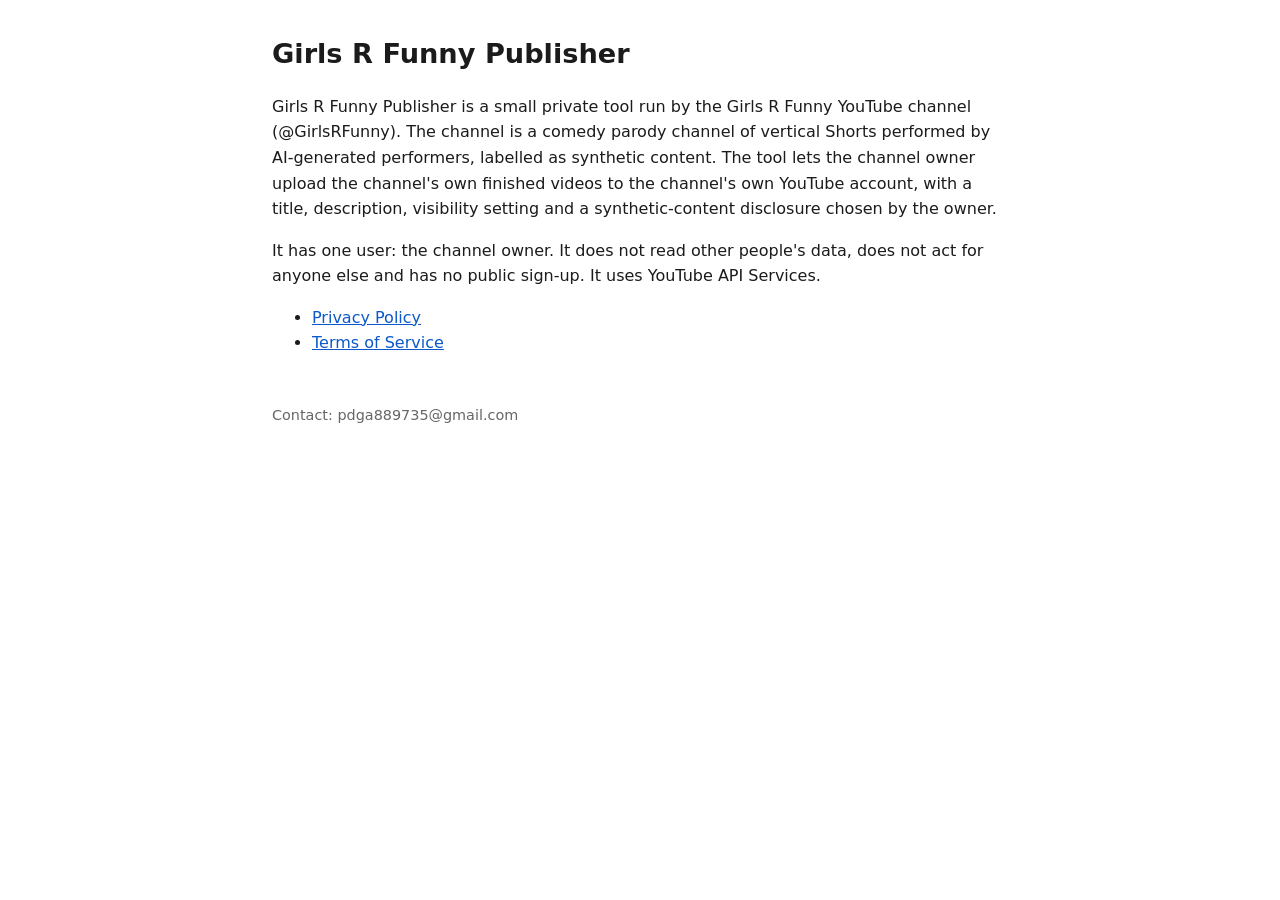
<file: index.html>
<!doctype html><html lang="en"><head><meta charset="utf-8"><meta name="viewport" content="width=device-width,initial-scale=1"><title>Girls R Funny Publisher</title><link rel="stylesheet" href="site-style.css"></head><body>
<h1>Girls R Funny Publisher</h1>
<p>Girls R Funny Publisher is a small private tool run by the Girls R Funny YouTube channel (@GirlsRFunny). The channel is a comedy parody channel of vertical Shorts performed by AI-generated performers, labelled as synthetic content.
The tool lets the channel owner upload the channel's own finished videos to the channel's own YouTube account, with a title,
description, visibility setting and a synthetic-content disclosure chosen by the owner.</p>
<p>It has one user: the channel owner. It does not read other people's data, does not act for anyone else and has no public sign-up.
It uses YouTube API Services.</p>
<ul><li><a href="privacy.html">Privacy Policy</a></li><li><a href="terms.html">Terms of Service</a></li></ul>
<footer>Contact: pdga889735@gmail.com</footer></body></html>
</file>
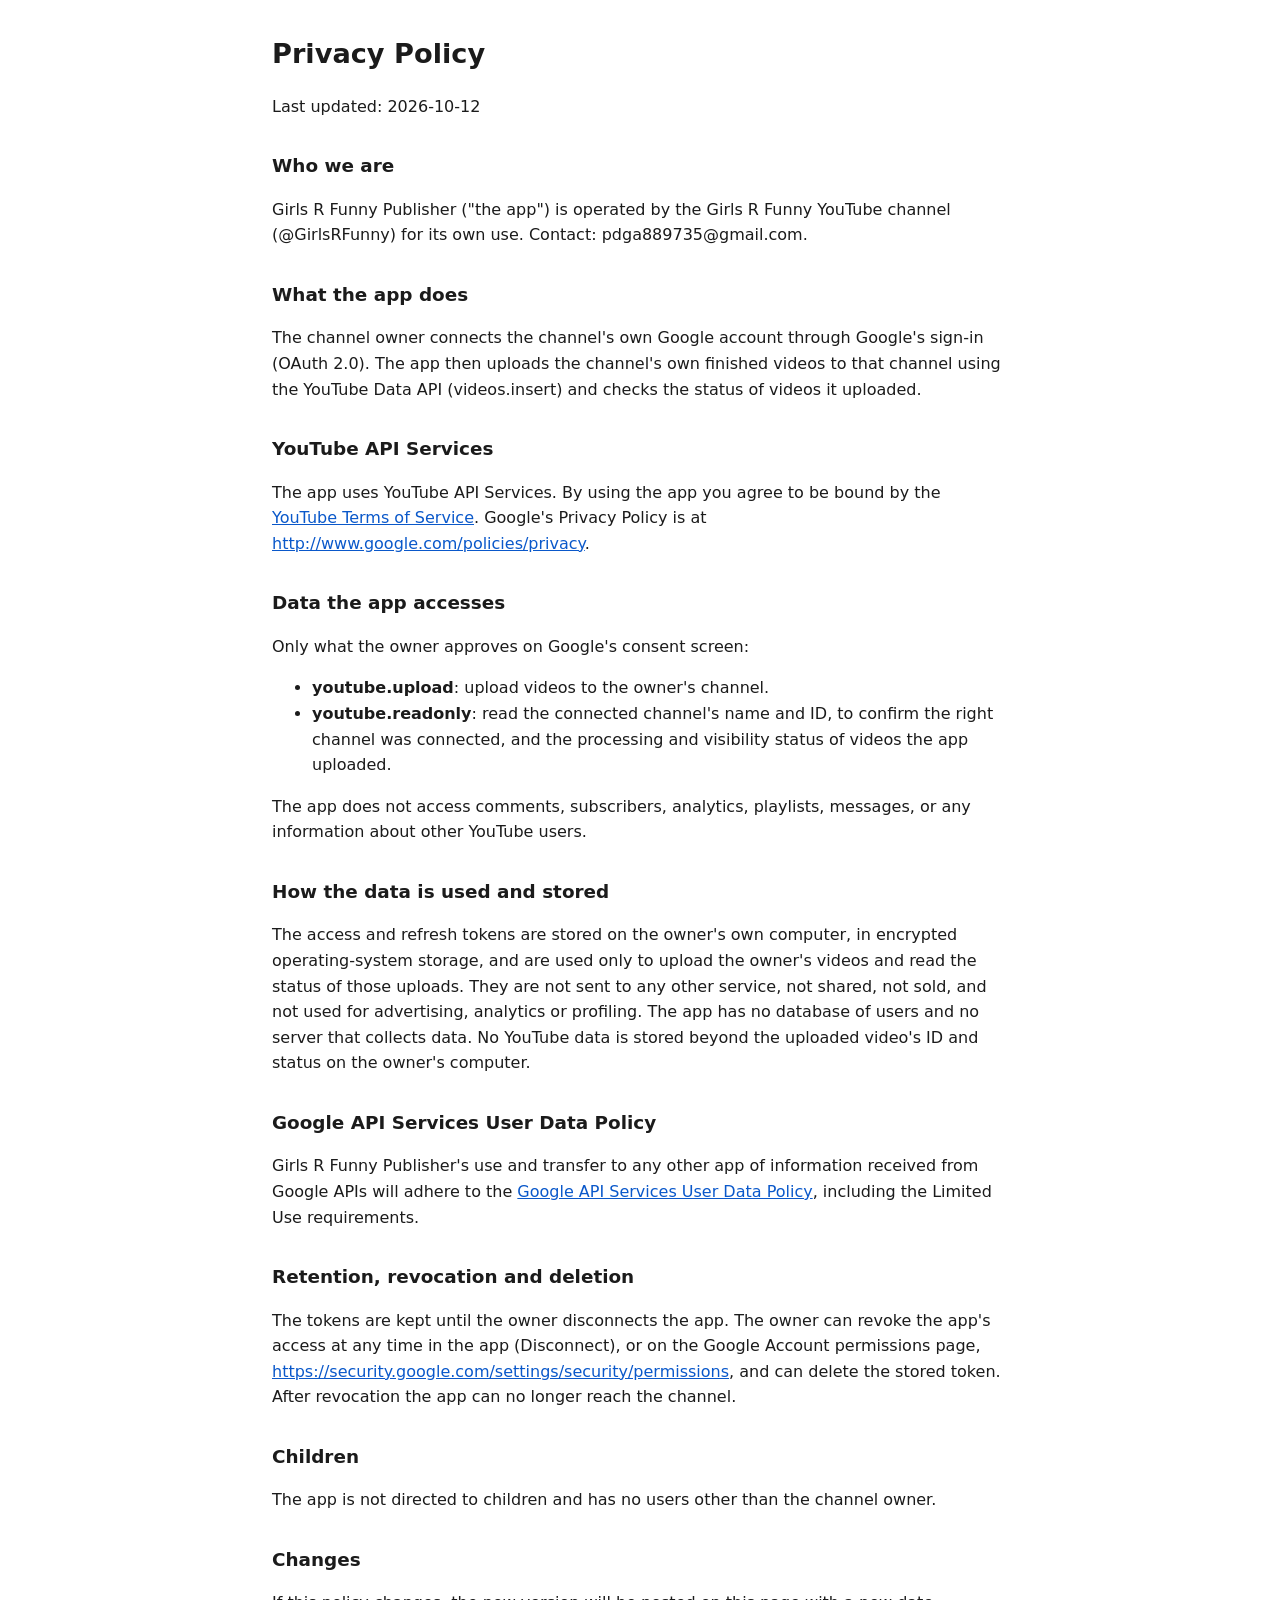
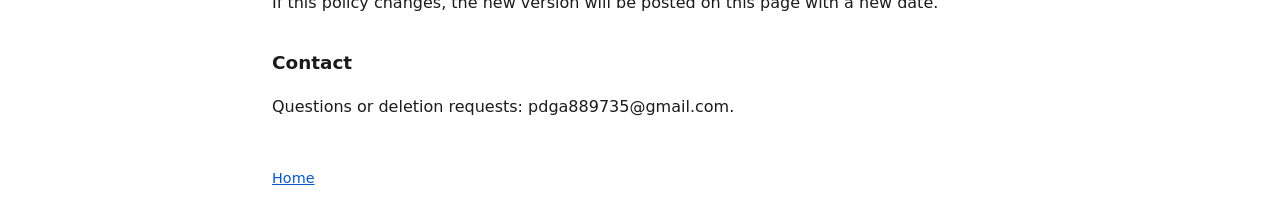
<file: privacy.html>
<!doctype html><html lang="en"><head><meta charset="utf-8"><meta name="viewport" content="width=device-width,initial-scale=1"><title>Privacy Policy - Girls R Funny Publisher</title><link rel="stylesheet" href="site-style.css"></head><body>
<h1>Privacy Policy</h1><p>Last updated: 2026-10-12</p>
<h2>Who we are</h2><p>Girls R Funny Publisher ("the app") is operated by the Girls R Funny YouTube channel (@GirlsRFunny) for its own use. Contact: pdga889735@gmail.com.</p>
<h2>What the app does</h2><p>The channel owner connects the channel's own Google account through Google's sign-in (OAuth 2.0). The app then uploads the channel's own finished videos to that channel using the YouTube Data API (videos.insert) and checks the status of videos it uploaded.</p>
<h2>YouTube API Services</h2><p>The app uses YouTube API Services. By using the app you agree to be bound by the <a href="https://www.youtube.com/t/terms">YouTube Terms of Service</a>. Google's Privacy Policy is at <a href="http://www.google.com/policies/privacy">http://www.google.com/policies/privacy</a>.</p>
<h2>Data the app accesses</h2><p>Only what the owner approves on Google's consent screen:</p>
<ul><li><b>youtube.upload</b>: upload videos to the owner's channel.</li><li><b>youtube.readonly</b>: read the connected channel's name and ID, to confirm the right channel was connected, and the processing and visibility status of videos the app uploaded.</li></ul>
<p>The app does not access comments, subscribers, analytics, playlists, messages, or any information about other YouTube users.</p>
<h2>How the data is used and stored</h2><p>The access and refresh tokens are stored on the owner's own computer, in encrypted operating-system storage, and are used only to upload the owner's videos and read the status of those uploads. They are not sent to any other service, not shared, not sold, and not used for advertising, analytics or profiling. The app has no database of users and no server that collects data. No YouTube data is stored beyond the uploaded video's ID and status on the owner's computer.</p>
<h2>Google API Services User Data Policy</h2><p>Girls R Funny Publisher's use and transfer to any other app of information received from Google APIs will adhere to the <a href="https://developers.google.com/terms/api-services-user-data-policy">Google API Services User Data Policy</a>, including the Limited Use requirements.</p>
<h2>Retention, revocation and deletion</h2><p>The tokens are kept until the owner disconnects the app. The owner can revoke the app's access at any time in the app (Disconnect), or on the Google Account permissions page, <a href="https://security.google.com/settings/security/permissions">https://security.google.com/settings/security/permissions</a>, and can delete the stored token. After revocation the app can no longer reach the channel.</p>
<h2>Children</h2><p>The app is not directed to children and has no users other than the channel owner.</p>
<h2>Changes</h2><p>If this policy changes, the new version will be posted on this page with a new date.</p>
<h2>Contact</h2><p>Questions or deletion requests: pdga889735@gmail.com.</p>
<footer><a href="index.html">Home</a></footer></body></html>
</file>
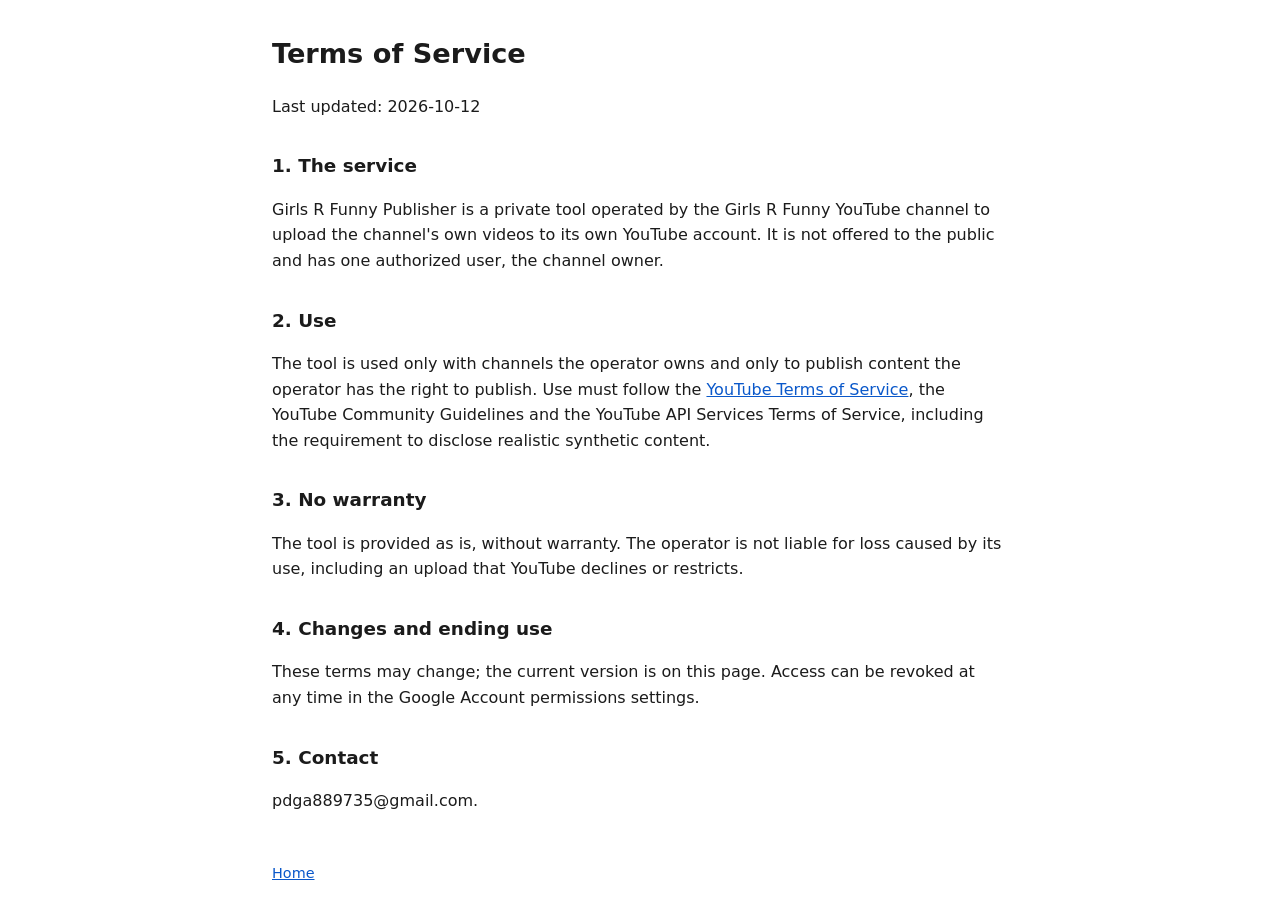
<file: terms.html>
<!doctype html><html lang="en"><head><meta charset="utf-8"><meta name="viewport" content="width=device-width,initial-scale=1"><title>Terms of Service - Girls R Funny Publisher</title><link rel="stylesheet" href="site-style.css"></head><body>
<h1>Terms of Service</h1><p>Last updated: 2026-10-12</p>
<h2>1. The service</h2><p>Girls R Funny Publisher is a private tool operated by the Girls R Funny YouTube channel to upload the channel's own videos to its own YouTube account. It is not offered to the public and has one authorized user, the channel owner.</p>
<h2>2. Use</h2><p>The tool is used only with channels the operator owns and only to publish content the operator has the right to publish. Use must follow the <a href="https://www.youtube.com/t/terms">YouTube Terms of Service</a>, the YouTube Community Guidelines and the YouTube API Services Terms of Service, including the requirement to disclose realistic synthetic content.</p>
<h2>3. No warranty</h2><p>The tool is provided as is, without warranty. The operator is not liable for loss caused by its use, including an upload that YouTube declines or restricts.</p>
<h2>4. Changes and ending use</h2><p>These terms may change; the current version is on this page. Access can be revoked at any time in the Google Account permissions settings.</p>
<h2>5. Contact</h2><p>pdga889735@gmail.com.</p>
<footer><a href="index.html">Home</a></footer></body></html>
</file>
<file: site-style.css>
body{font:16px/1.6 system-ui,Segoe UI,Arial,sans-serif;max-width:46rem;margin:2rem auto;padding:0 1rem;color:#1b1b1b;background:#fff}
h1{font-size:1.7rem}h2{font-size:1.15rem;margin-top:2rem}a{color:#0a58ca}footer{margin-top:3rem;color:#666;font-size:.9rem}
@media (prefers-color-scheme:dark){body{background:#141414;color:#eee}a{color:#7db3ff}footer{color:#aaa}}
</file>
